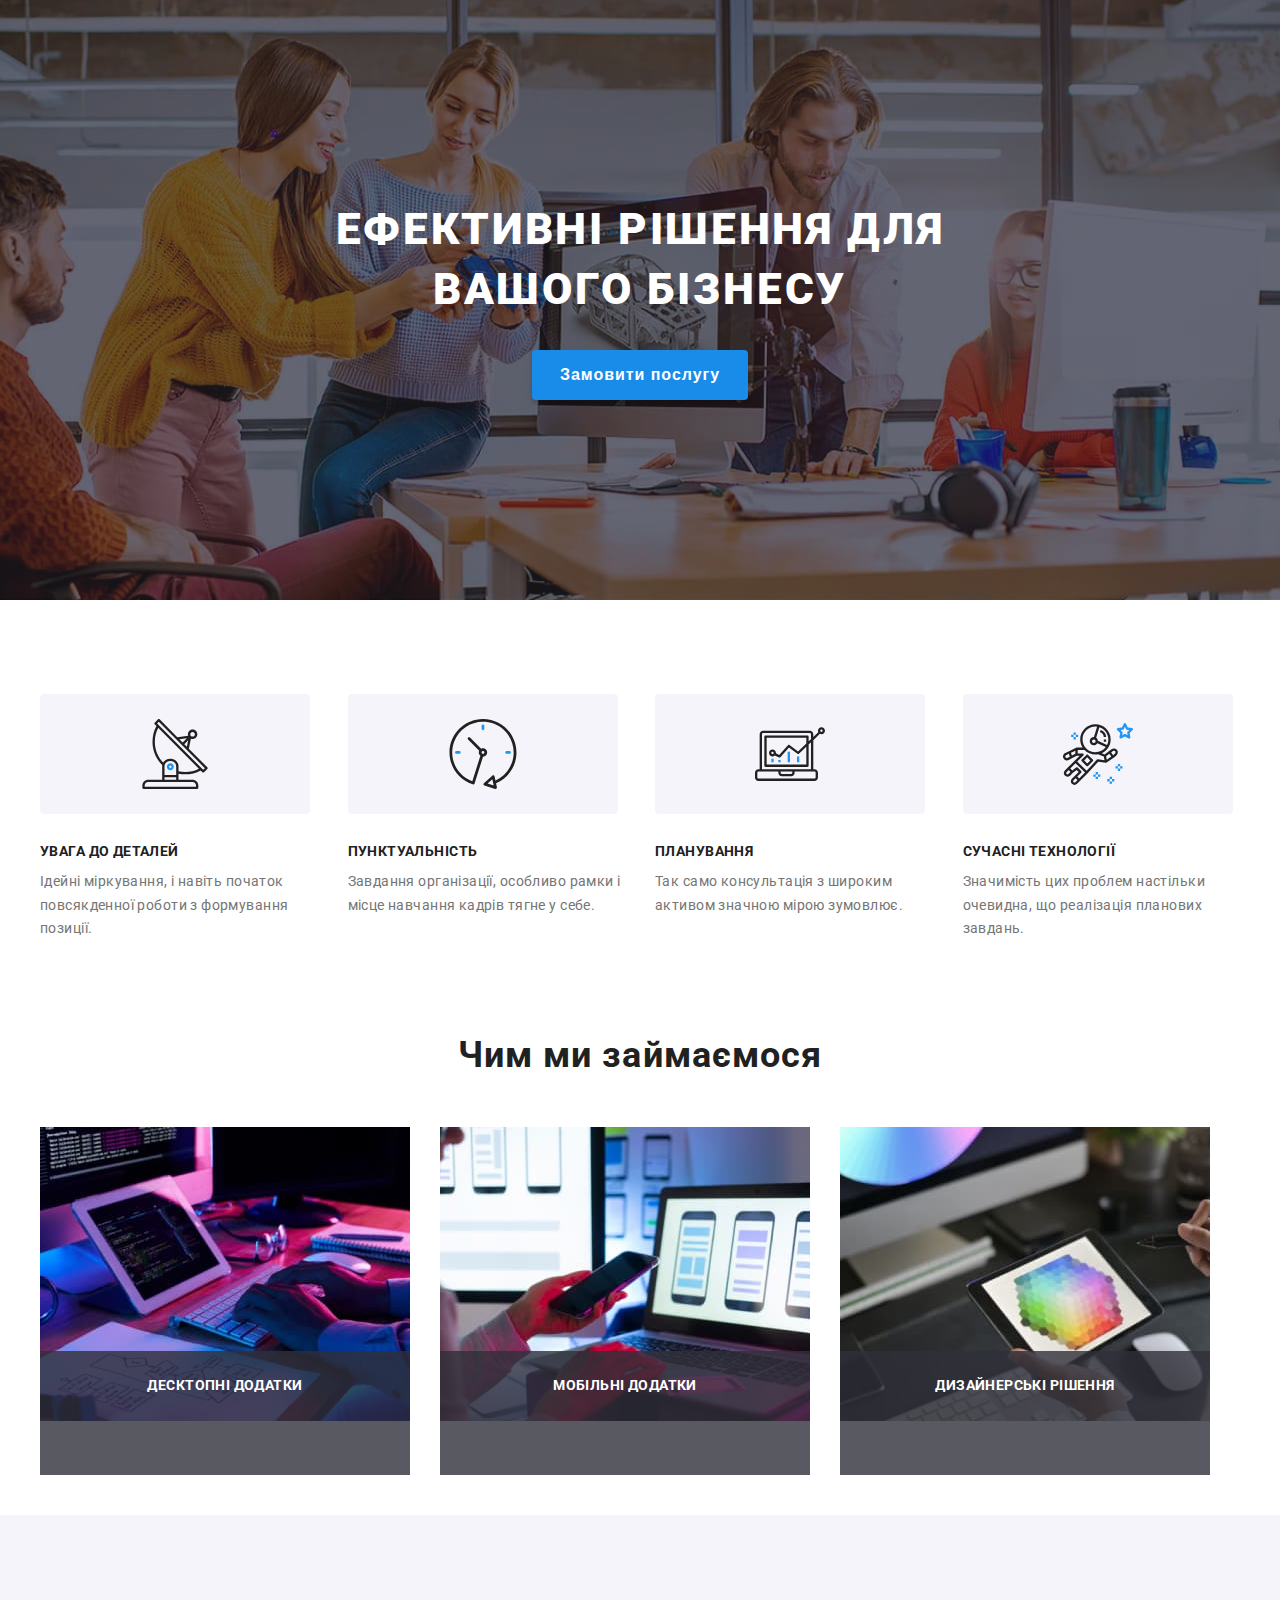
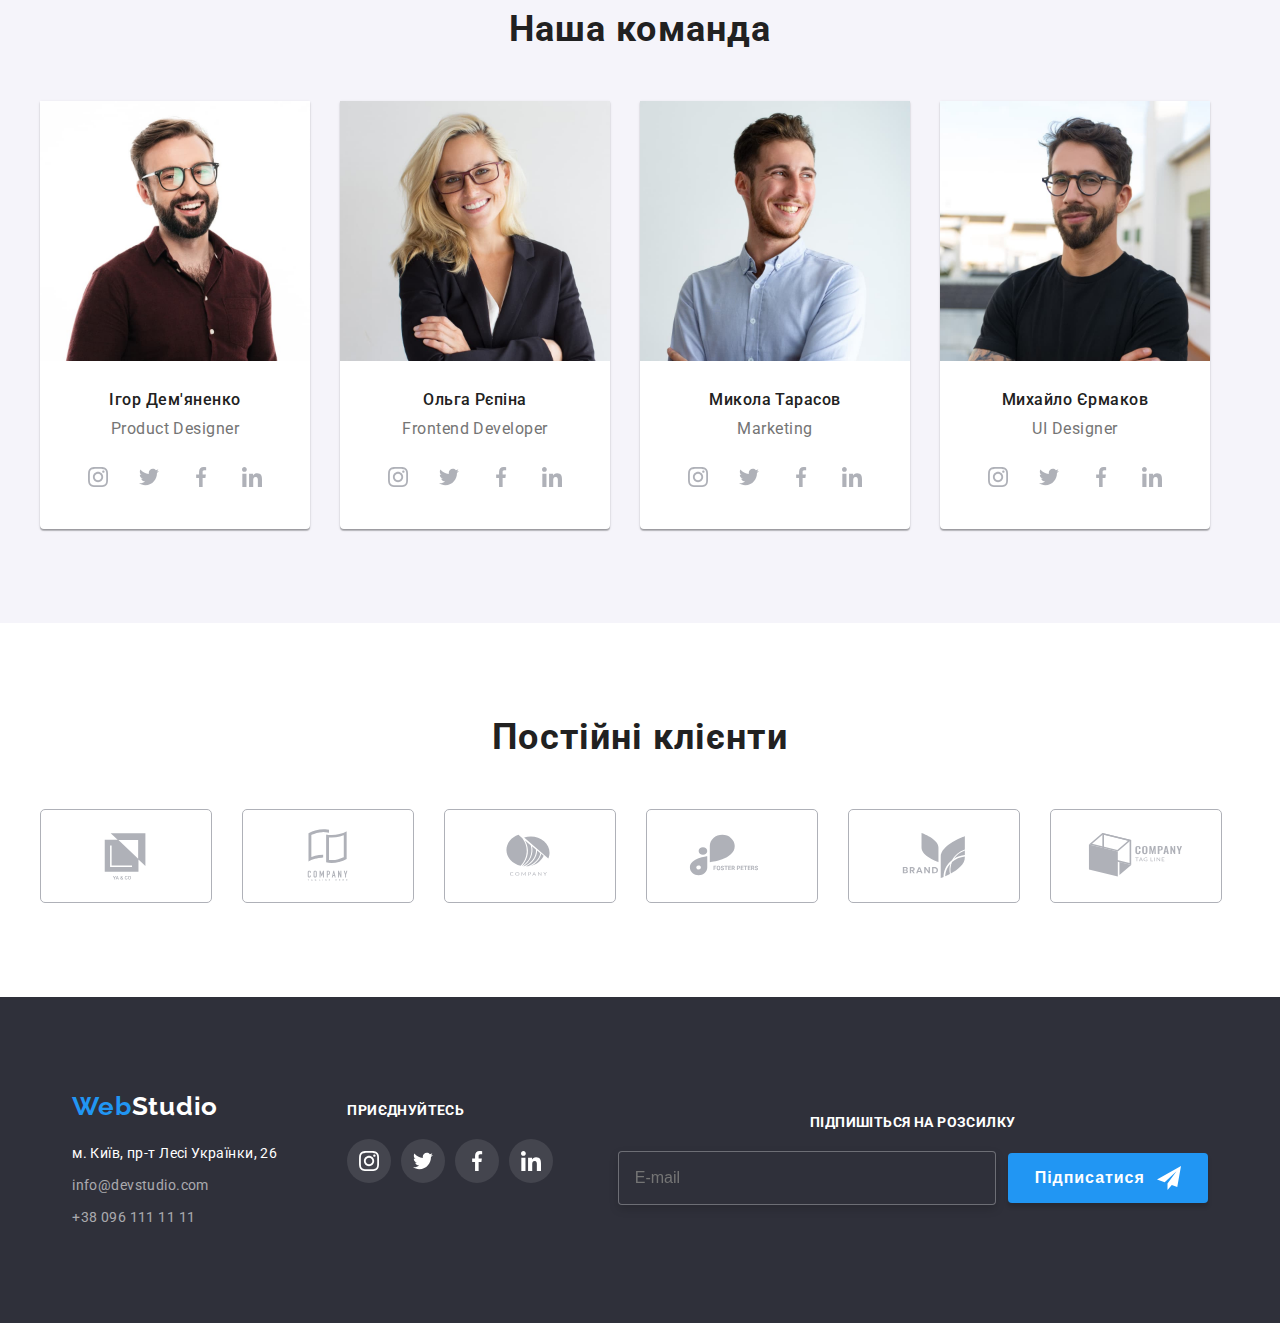
<file: index.html>
<!DOCTYPE html>
<html lang="uk">
<head>
  <meta charset="UTF-8">
  <meta http-equiv="X-UA-Compatible" content="IE=edge">
  <meta name="viewport" content="width=device-width, initial-scale=1.0">
  <title>WebStudio</title>
  <link rel="preconnect" href="https://fonts.googleapis.com">
<link rel="preconnect" href="https://fonts.gstatic.com" crossorigin>
<link href="https://fonts.googleapis.com/css2?family=Raleway:wght@700&family=Roboto:wght@400;500;700;900&display=swap" rel="stylesheet">
<link rel="stylesheet" href="https://cdnjs.cloudflare.com/ajax/libs/modern-normalize/1.1.0/modern-normalize.min.css" integrity="sha512-wpPYUAdjBVSE4KJnH1VR1HeZfpl1ub8YT/NKx4PuQ5NmX2tKuGu6U/JRp5y+Y8XG2tV+wKQpNHVUX03MfMFn9Q==" crossorigin="anonymous" referrerpolicy="no-referrer" >
<link rel="stylesheet" href="./css/main.min.css">
</head>
<body>
  <!-- <header class="header">
    <div class="container header__container">
      <nav class="navigation">
        <a  class="logo navigation__logo" href="./index.html">Web<span class="logo__leters">Studio</span></a>
          <ul class="navigation__header">
            <li class="navigation__list">
              <a href="./index.html" class="navigation__link navigation--name nav--current nav--active">Студія</a>
            </li>
            <li class="navigation__list">
              <a href="./portfolio.html" class="navigation__link navigation--name">Портфоліо</a>
            </li>
            <li class="navigation__list">
              <a href="#" class="navigation__link navigation--name">Контакти</a>
            </li>
          </ul>
      </nav>
        <ul class="communication">
          <li><a class="communication__mail navigation--name"  href="mailto:info@devstudio.com"><svg class="mail--icons" width="16" height="12">
            <use href="./images/symbol-defs.svg#icon-sms"></use>
          </svg>info@devstudio.com</a></li>
          <li><a class="communication__tel navigation--name" href="tel:+380961111111"><svg class="tel--icons" width="10" height="16">
            <use href="./images/symbol-defs.svg#icon-smartphone"></use>
          </svg>+38 096 111 11 11</a></li>
        </ul>
      </div> 
  </header> -->
  <main class="hero-main">
    <section class="hero-sect section">
      <div class="container">
      <h1 class="title-hero">Ефективні рішення для вашого бізнесу</h1>
      <button type="button"  class="hero-button" data-modal-open>Замовити послугу</button>
    </div>
    </section>
    <section class="section">
      <div class="container">
      <h2 class="defunct">Наші особливості</h2>
      <ul class= "features__container">
        <li class="features__list">
          <div class="features__block"><svg class="features__icons" width="70" height="70">
            <use href="./images/symbol-defs.svg#icon-antenna"></use>
          </svg></div>
          <h3 class="features">Увага до деталей</h3>
          <p class="features__paragraph">Ідейні міркування, і навіть початок повсякденної роботи з формування позиції.</p>
        </li>
        <li class="features__list">
          <div class="features__block"><svg class="features__icons" width="70" height="70">
            <use href="./images/symbol-defs.svg#icon-clock"></use>
          </svg></div>
          <h3 class="features">Пунктуальність</h3>
          <p class="features__paragraph">Завдання організації, особливо рамки і місце навчання кадрів тягне у себе.</p>
        </li>
        <li class="features__list">
          <div class="features__block"><svg class="features__icons" width="70" height="70">
            <use href="./images/symbol-defs.svg#icon-diagram"></use>
          </svg></div>
          <h3 class="features">Планування</h3>
          <p class="features__paragraph">Так само консультація з широким активом значною мірою зумовлює.</p>
        </li>
        <li class="features__list">
          <div class="features__block"><svg class="features__icons" width="70" height="70">
            <use href="./images/symbol-defs.svg#icon-astronaut"></use>
          </svg></div>
          <h3 class="features">Сучасні технології</h3>
          <p class="features__paragraph">Значимість цих проблем настільки очевидна, що реалізація планових завдань.</p>
        </li>
      </ul>
      </div>
    </section>
      <section class="work__section">
        <div class="container">
        <h2 class="second-title">Чим ми займаємося</h2>
      <ul class="work__block">
      <li class="work__list">
        <div class="work__container"><img src="images/box1.jpg" alt="ДЕСКТОПНІ ДОДАТКИ" width="370" height="294">
          <p class="work__paragraph">ДЕСКТОПНІ ДОДАТКИ</p></div></li>
      <li class="work__list">
        <div class="work__container"><img src="images/box2.jpg" alt="МОБІЛЬНІ ДОДАТКИ" width="370" height="294">
        <p class="work__paragraph">МОБІЛЬНІ ДОДАТКИ</p></div></li>
      <li class="work__list">
        <div class="work__container"><img src="images/box3.jpg" alt="ДИЗАЙНЕРСЬКІ РІШЕННЯ" width="370" height="294">
        <p class="work__paragraph">ДИЗАЙНЕРСЬКІ РІШЕННЯ</p></div></li>
      </ul>
       </div>
    </section>
      <section class="team section">
    <div class="container">
        <h2 class="second-title">Наша команда</h2>
      <ul class="staff">
        <li class="team-list">
          <img src="images/staff1.jpg" alt="Ігор Дем'яненко" width="270">
          <h3 class="staff-paragraph">Ігор Дем'яненко</h3>
          <p class="staff-profession">Product Designer</p>
          <ul class="icons-first-team">
          <li class="link-icons-team"><a class="icons-team" href="#"><svg class="icons-team-ic" width="20" height="20" >
            <use href="./images/symbol-defs.svg#icon-instagram"></use>
          </svg></a></li>
          <li class="link-icons-team"><a class="icons-team" href="#"><svg class="icons-team-ic" width="20" height="20">
            <use href="./images/symbol-defs.svg#icon-twitter"></use>
          </svg></a></li>
          <li class="link-icons-team"><a class="icons-team" href="#"><svg class="icons-team-ic" width="20" height="20">
            <use href="./images/symbol-defs.svg#icon-facebook"></use>
          </svg></a></li>
          <li class="link-icons-team"><a class="icons-team" href="#"><svg class="icons-team-ic" width="20" height="20">
            <use href="./images/symbol-defs.svg#icon-linkedin"></use>
          </svg></a></li>
         </ul>
        </li>
        <li class="team-list">
          <img src="images/staff2.jpg" alt="Ольга Рєпіна" width="270">
          <h3 class="staff-paragraph">Ольга Рєпіна</h3>
          <p class="staff-profession">Frontend Developer</p>
            <ul class="icons-first-team">
            <li class="link-icons-team"><a class="icons-team" href="#"><svg class="icons-team-ic" width="20" height="20">
              <use href="./images/symbol-defs.svg#icon-instagram"></use>
            </svg></a></li>
            <li class="link-icons-team"><a class="icons-team" href="#"><svg class="icons-team-ic" width="20" height="20">
              <use href="./images/symbol-defs.svg#icon-twitter"></use>
            </svg></a></li>
            <li class="link-icons-team"><a class="icons-team" href="#"><svg class="icons-team-ic" width="20" height="20">
              <use href="./images/symbol-defs.svg#icon-facebook"></use>
            </svg></a></li>
            <li class="link-icons-team"><a class="icons-team" href="#"><svg class="icons-team-ic" width="20" height="20">
              <use href="./images/symbol-defs.svg#icon-linkedin"></use>
            </svg></a></li>
           </ul>
        </li>
        <li class="team-list">
          <img src="images/staff3.jpg" alt="Микола Тарасов" width="270">
          <h3 class="staff-paragraph">Микола Тарасов</h3>
          <p class="staff-profession">Marketing</p>
            <ul class="icons-first-team">
            <li class="link-icons-team"><a class="icons-team" href="#"><svg class="icons-team-ic" width="20" height="20">
              <use href="./images/symbol-defs.svg#icon-instagram"></use>
            </svg></a></li>
            <li class="link-icons-team"><a class="icons-team" href="#"><svg class="icons-team-ic" width="20" height="20">
              <use href="./images/symbol-defs.svg#icon-twitter"></use>
            </svg></a></li>
            <li class="link-icons-team"><a class="icons-team" href="#"><svg class="icons-team-ic" width="20" height="20">
              <use href="./images/symbol-defs.svg#icon-facebook"></use>
            </svg></a></li>
            <li class="link-icons-team"><a class="icons-team" href="#"><svg class="icons-team-ic" width="20" height="20">
              <use href="./images/symbol-defs.svg#icon-linkedin"></use>
            </svg></a></li>
           </ul>
        </li>
        <li class="team-list">
          <img src="images/staff4.jpg" alt="Михайло Єрмаков" width="270">
          <h3 class="staff-paragraph">Михайло Єрмаков</h3>
          <p class="staff-profession">UI Designer</p>
            <ul class="icons-first-team">
            <li class="link-icons-team"><a class="icons-team" href="#"><svg class="icons-team-ic" width="20" height="20">
              <use href="./images/symbol-defs.svg#icon-instagram"></use>
            </svg></a></li>
            <li class="link-icons-team"><a class="icons-team" href="#"><svg class="icons-team-ic" width="20" height="20">
              <use href="./images/symbol-defs.svg#icon-twitter"></use>
            </svg></a></li>
            <li class="link-icons-team"><a class="icons-team" href="#"><svg class="icons-team-ic" width="20" height="20">
              <use href="./images/symbol-defs.svg#icon-facebook"></use>
            </svg></a></li>
            <li class="link-icons-team"><a class="icons-team" href="#"><svg class="icons-team-ic" width="20" height="20">
              <use href="./images/symbol-defs.svg#icon-linkedin"></use>
            </svg></a></li>
           </ul>
        </li>
        </ul>
      </div>
     </section>
     <section  class="section">
      <div class="clients-paragrapf container">
      <h2 class="second-title"> Постійні клієнти</h2>
    <ul class="list-client">
      <li class= "block-clients"><a class="link-clients" href="#"><svg class="icons-clients" width="106" height="60">
        <use href="./images/symbol-defs.svg#icon-Logo1"></use>
      </svg></a>
      </li>
      <li class= "block-clients"><a class="link-clients" href="#"><svg class="icons-clients" width="106" height="60">
        <use href="./images/symbol-defs.svg#icon-Logo2"></use>
      </svg></a>
      </li>
      <li class= "block-clients"><a class="link-clients" href="#"><svg class="icons-clients" width="106" height="60">
        <use href="./images/symbol-defs.svg#icon-Logo3"></use>
      </svg></a>
      </li>
      <li class= "block-clients"><a class="link-clients" href="#"><svg class="icons-clients" width="106" height="60">
        <use href="./images/symbol-defs.svg#icon-Logo4"></use>
      </svg></a>
      </li>
      <li class= "block-clients"><a class="link-clients" href="#"><svg class="icons-clients" width="106" height="60">
        <use href="./images/symbol-defs.svg#icon-Logo5"></use>
      </svg></a>
      </li>
      <li class= "block-clients"><a class="link-clients" href="#"><svg class="icons-clients" width="106" height="60">
        <use href="./images/symbol-defs.svg#icon-Logo6"></use>
      </svg></a>
      </li>
    </ul>
  </div>
     </section>
  </main>


  <footer class="basement-hero">
    <section class="section">
    <div class="container footer-first-block">
    <div class="tablet-block">
      <div class="tablet-block-second">
    <div class="footer-box">
      <a class="logo log-foot" href="./index.html">Web<span class="two-logo-letters">Studio</span></a>
      </div>
      <address class="nav-address">
    <ul class="basement">
    <li class="foot-list"><a href="https://goo.gl/maps/CPtrU1FHBa2aNyZL9" class="map navigation--name" target="_blank" rel="noopener noreferrer nofollow">м. Київ, пр-т Лесі Українки, 26</a></li>
    <li class="foot-list"><a href="mailto:info@devstudio.com" class="mail-tell-foot navigation--name">info@devstudio.com</a></li>
    <li class="foot-list"><a href="tel:+380961111111" class="mail-tell-foot navigation--name">+38 096 111 11 11</a></li>
    </ul>
      </address>
    </div>
      <div class="footer-second">
        <p class="paragrapf-footer">приєднуйтесь</p>
        <ul class="icons-first-footer">
          <li class="link-icons-footer"><a class="icons-footer" href="#"><svg class="icons-footer-ic" width="20" height="20">
            <use href="./images/symbol-defs.svg#icon-instagram"></use></svg></a></li>
          <li class="link-icons-footer"><a class="icons-footer" href="#"><svg class="icons-footer-ic" width="20" height="20">
            <use href="./images/symbol-defs.svg#icon-twitter"></use></svg></a></li>
          <li class="link-icons-footer"><a class="icons-footer" href="#"><svg class="icons-footer-ic" width="20" height="20">
            <use href="./images/symbol-defs.svg#icon-facebook"></use></svg></a></li>
          <li class="link-icons-footer"><a class="icons-footer" href="#"><svg class="icons-footer-ic" width="20" height="20">
            <use href="./images/symbol-defs.svg#icon-linkedin"></use></svg></a></li>
         </ul>
        </div>
         </div>
         <div class="maling-list">
          <p class="paragrapf-maling">підпишіться на розсилку</p>
          <form class="button-form">
          <input class="maling-footer" type="email" name="E-mail" placeholder="E-mail"/>
          <button type="submit" class="button-maling">Підписатися<svg class="maling-icons" width="24" height="24"><use href="./images/symbol-defs.svg#icon-icon-send"></use></svg></button>
        </form>
        </div>
         </div>
         </section>
  </footer>


  <div class="backdrop is-hidden" data-modal>
  <div class="modal">
    <form>
      <div class="block-modal">
<label class="modal-label">Залиште свої дані, ми вам передзвонимо</label>
<label class="data-column">
  Ім'я
<input class="data-input" type="text" name="username"/>
<svg class="icons-modal" width="18" height="18">
  <use href="./images/symbol-defs.svg#icon-person-black-18dp-1"></use></svg>
</label>
<label class="data-column">
  Телефон
  <input class="data-input"  type="tel" name="phone_number"/>
  <svg class="icons-modal" width="18" height="18">
    <use href="./images/symbol-defs.svg#icon-phone-black-18dp-1"></use></svg>
</label>
<label class="data-column">
  Пошта
  <input class="data-input" type="email" name="email"/>
  <svg class="icons-modal" width="18" height="18">
    <use href="./images/symbol-defs.svg#icon-email-black-18dp-1"></use></svg>
</label>
<label class="data-column">
  Коментар
  <textarea class="coment-modal" name="coment" placeholder="Введіть текст"></textarea>
</label>
<label class="checkbox">
  <input class="input-check" type="checkbox" name="checkbox"/>
  Погоджуюся з розсилкою та приймаю<a class="link-checkbox" href="#">Умови договору</a>
</label>
<div class="btn-enter">
<button type="submit" class="but-end">Відправити</button>
</div>
</div>
    </form>
    <button type="button" class="modal-button" data-modal-close><svg class="btn-modal" width="18" height="18">
      <use href="./images/symbol-defs.svg#icon-close-black-18dp-2-1">
    </use></svg>
    </button>
  </div>
  </div>
  <script src="./js/modal.js"></script>
</body>
</html>
</file>
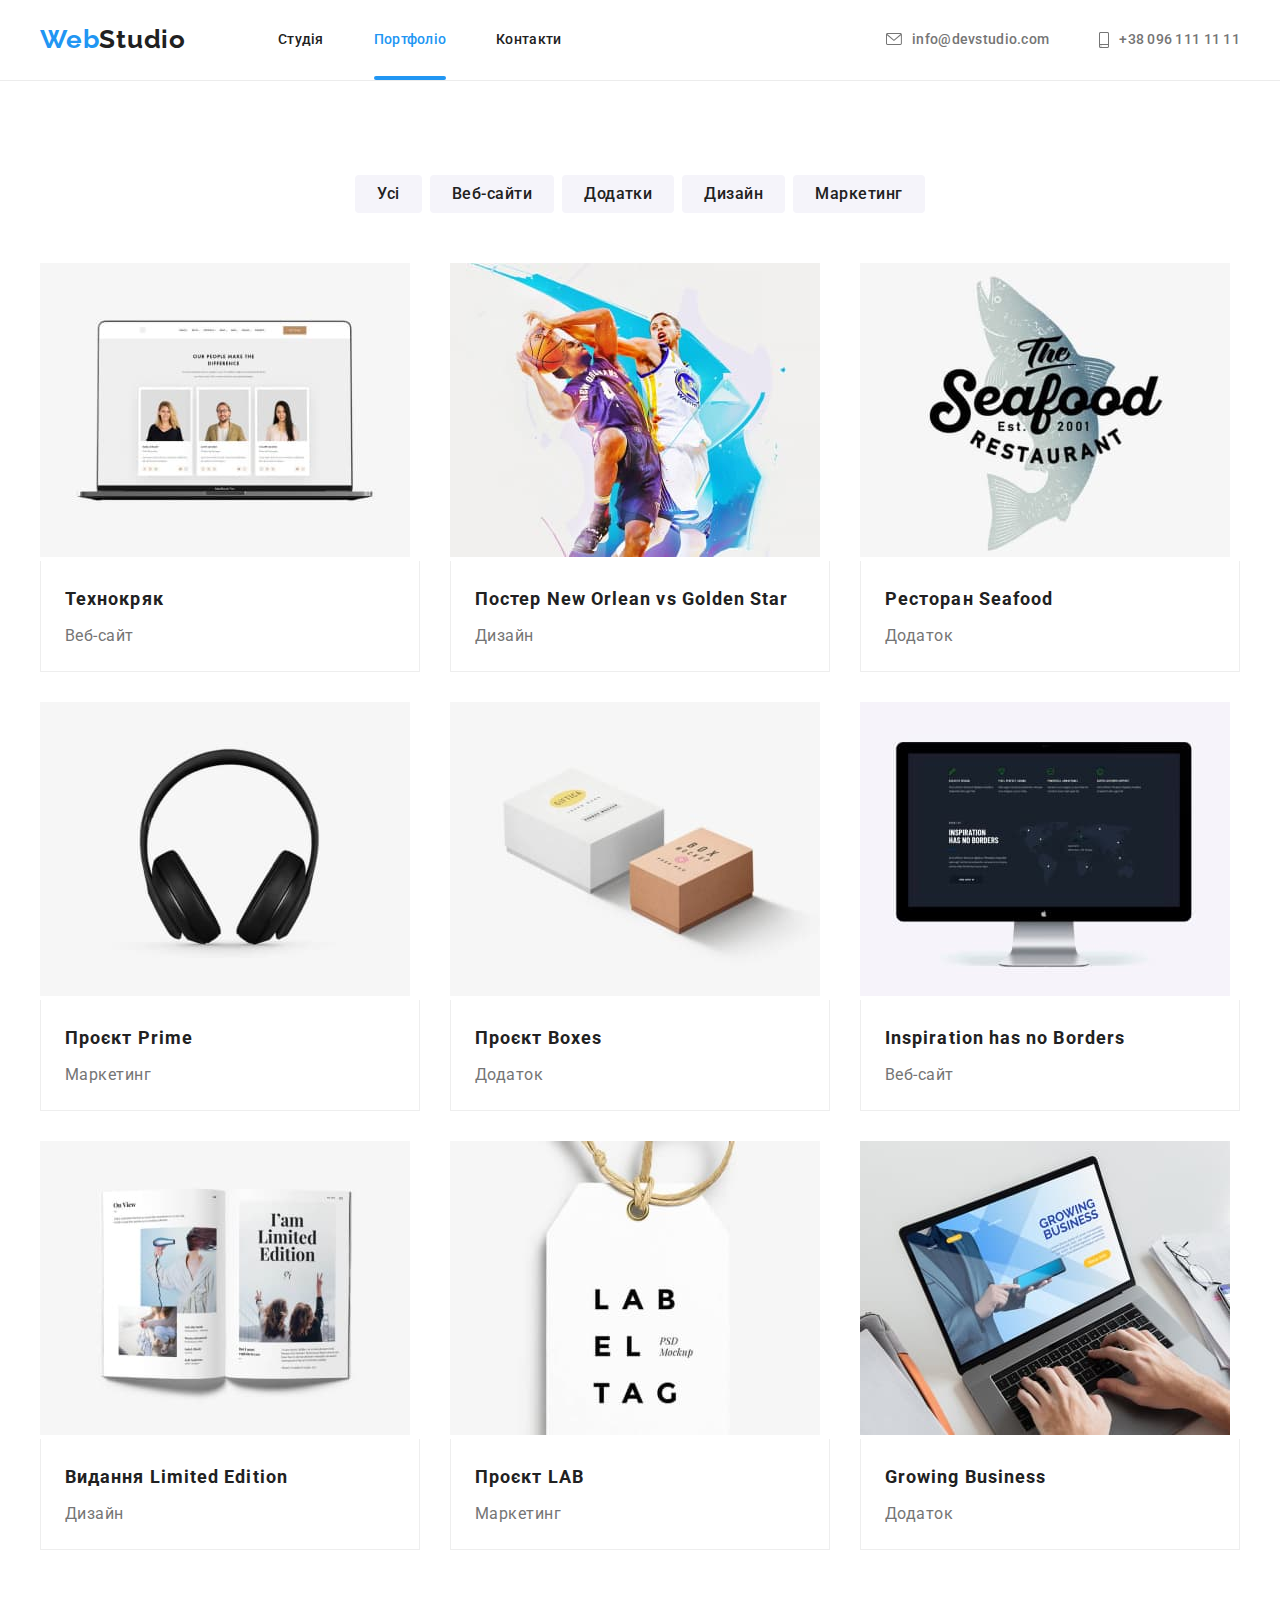
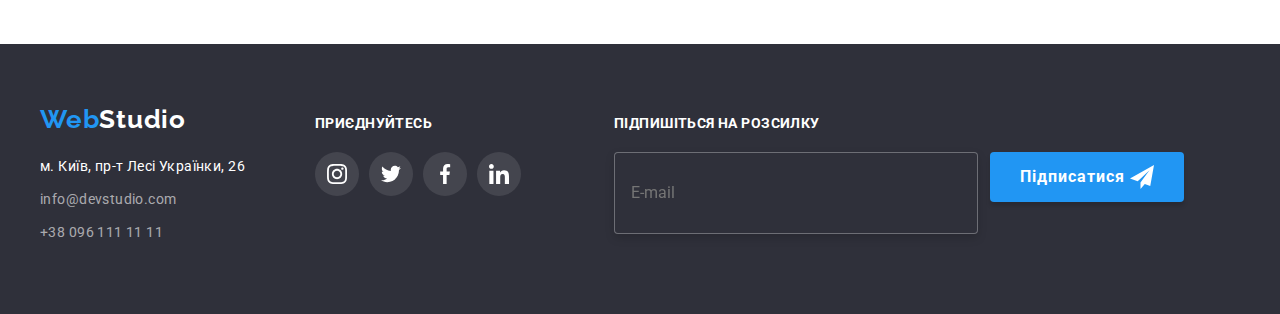
<file: portfolio.html>
<!DOCTYPE html>
<html lang="uk">
<head>
    <meta charset="UTF-8">
    <meta http-equiv="X-UA-Compatible" content="IE=edge">
    <meta name="viewport" content="width=device-width, initial-scale=1.0">
    <title>Portfolio</title>
    
    <link rel="preconnect" href="https://fonts.googleapis.com">
  <link rel="preconnect" href="https://fonts.gstatic.com" crossorigin>
  <link href="https://fonts.googleapis.com/css2?family=Raleway:wght@700&family=Roboto:wght@400;500;700;900&display=swap" rel="stylesheet">
  <link rel="stylesheet" href="https://cdnjs.cloudflare.com/ajax/libs/modern-normalize/1.1.0/modern-normalize.min.css" integrity="sha512-wpPYUAdjBVSE4KJnH1VR1HeZfpl1ub8YT/NKx4PuQ5NmX2tKuGu6U/JRp5y+Y8XG2tV+wKQpNHVUX03MfMFn9Q==" crossorigin="anonymous" referrerpolicy="no-referrer">
  <link rel="stylesheet" href="./css/portfolio.min.css">
</head>
<body>
  <header class="head-web">
    <div class="container header-box">
      <nav class="nav-first">
        <a  class="logo first-logo" href="./index.html">Web<span class="logo-leters">Studio</span></a>
          <ul class="navigation-mark">
            <li class="navigation-list">
              <a href="./index.html" class="navigation line">Студія</a>
            </li>
            <li class="navigation-list">
              <a href="./portfolio.html" class="navigation line current active">Портфоліо</a>
            </li>
            <li class="navigation-list">
              <a href="#" class="navigation line">Контакти</a>
            </li>
          </ul>
      </nav>
        <ul class="contacts">
          <li><a class="mail line"  href="mailto:info@devstudio.com"><svg class="mail-icons" width="16" height="12">
            <use href="./images/symbol-defs.svg#icon-sms"></use>
          </svg>info@devstudio.com</a></li>
          <li><a class="tel line" href="tel:+380961111111"><svg class="tel-icons" width="10" height="16">
            <use href="./images/symbol-defs.svg#icon-smartphone"></use>
          </svg>+38 096 111 11 11</a></li>
        </ul>
      </div> 
  </header>
<main class="hero">
<section class="hero-sect">
  <div class="container">
<!--<h1>Заголовок</h1>-->

<ul class="list-button">
<li class="everyone-button"><button type="button" class="button-hero">Усі</button></li>
<li class="everyone-button"><button type="button" class="button-hero">Веб-сайти</button></li>
<li class="everyone-button"><button type="button" class="button-hero">Додатки</button></li>
<li class="everyone-button"><button type="button" class="button-hero">Дизайн</button></li>
<li class="everyone-button"><button type="button" class="button-hero">Маркетинг</button></li>
</ul>
<ul class="hero-link">
    <li class="link-text">
      <a class="link-cards-port" href="#"><div class="thumb"><img class="image-link" src="./images.portfolio/img.jpg" alt="Веб-сайт" width="370">
        <p class="paragrapf-thumb">Ресурс пропонує комплексні пропозиції з різним рівнем функціоналу та сервісів. Все це дозволить відвідувачу отримати вичерпні відомості про компанію чи приватну особу.</p></div>
       <div class="border-page"> 
      <h2 class="hero-title">Технокряк</h2>
        <p class="paragraph-hero">Веб-сайт</p>
      </div></a>
    </li>
    <li class="link-text">
      <a class="link-cards-port" href="#"><div class="thumb"><img class="image-link" src="./images.portfolio/img1.jpg" alt="Дизайн" width="370">
        <p class="paragrapf-thumb">Ресурс пропонує комплексні пропозиції з різним рівнем функціоналу та сервісів. Все це дозволить відвідувачу отримати вичерпні відомості про компанію чи приватну особу.</p></div>
       <div class="border-page"> 
      <h2 class="hero-title">Постер New Orlean vs Golden Star</h2>
        <p class="paragraph-hero">Дизайн</p>
      </div></a>
    </li>
    <li class="link-text">
      <a class="link-cards-port" href="#"><div class="thumb"><img class="image-link" src="./images.portfolio/img3.jpg" alt="Додаток" width="370">
        <p class="paragrapf-thumb">Ресурс пропонує комплексні пропозиції з різним рівнем функціоналу та сервісів. Все це дозволить відвідувачу отримати вичерпні відомості про компанію чи приватну особу.</p></div>
       <div class="border-page"> 
      <h2 class="hero-title">Ресторан Seafood</h2>
        <p class="paragraph-hero">Додаток</p>
      </div></a>
    </li>
    <li class="link-text">
      <a class="link-cards-port" href="#"><div class="thumb"><img class="image-link" src="./images.portfolio/img4.jpg" alt="Навушники" width="370">
        <p class="paragrapf-thumb">Ресурс пропонує комплексні пропозиції з різним рівнем функціоналу та сервісів. Все це дозволить відвідувачу отримати вичерпні відомості про компанію чи приватну особу.</p></div>
       <div class="border-page"> 
      <h2 class="hero-title">Проєкт Prime</h2>
        <p class="paragraph-hero">Маркетинг</p>
      </div></a>
    </li>
    <li class="link-text">
      <a class="link-cards-port" href="#"><div class="thumb"><img class="image-link" src="./images.portfolio/img5.jpg" alt="Додаток" width="370">
        <p class="paragrapf-thumb">Ресурс пропонує комплексні пропозиції з різним рівнем функціоналу та сервісів. Все це дозволить відвідувачу отримати вичерпні відомості про компанію чи приватну особу.</p></div>
       <div class="border-page">
      <h2 class="hero-title">Проєкт Boxes</h2>
        <p class="paragraph-hero">Додаток</p>
      </div></a>
    </li>
    <li class="link-text">
      <a class="link-cards-port" href="#"><div class="thumb"><img class="image-link" src="./images.portfolio/img6.jpg" alt="Веб-сайт" width="370">
        <p class="paragrapf-thumb">Ресурс пропонує комплексні пропозиції з різним рівнем функціоналу та сервісів. Все це дозволить відвідувачу отримати вичерпні відомості про компанію чи приватну особу.</p></div>
       <div class="border-page"> 
      <h2 class="hero-title">Inspiration has no Borders</h2>
        <p class="paragraph-hero">Веб-сайт</p>
      </div></a>
    </li>
    <li class="link-text">
      <a class="link-cards-port" href="#"><div class="thumb"><img class="image-link" src="./images.portfolio/img7.jpg" alt="Дизайн" width="370">
        <p class="paragrapf-thumb">Ресурс пропонує комплексні пропозиції з різним рівнем функціоналу та сервісів. Все це дозволить відвідувачу отримати вичерпні відомості про компанію чи приватну особу.</p></div>
       <div class="border-page"> 
      <h2 class="hero-title">Видання Limited Edition</h2>
        <p class="paragraph-hero">Дизайн</p>
      </div></a>
    </li>
    <li class="link-text">
      <a class="link-cards-port" href="#"><div class="thumb"><img class="image-link" src="./images.portfolio/img8.jpg" alt="Бірка" width="370">
        <p class="paragrapf-thumb">Ресурс пропонує комплексні пропозиції з різним рівнем функціоналу та сервісів. Все це дозволить відвідувачу отримати вичерпні відомості про компанію чи приватну особу.</p></div>
       <div class="border-page">
      <h2 class="hero-title">Проєкт LAB</h2>
        <p class="paragraph-hero">Маркетинг</p>
      </div></a>
    </li>
    <li class="link-text">
      <a class="link-cards-port" href="#"><div class="thumb"><img class="image-link" src="./images.portfolio/img9.jpg" alt="Додаток" width="370">
        <p class="paragrapf-thumb">Ресурс пропонує комплексні пропозиції з різним рівнем функціоналу та сервісів. Все це дозволить відвідувачу отримати вичерпні відомості про компанію чи приватну особу.</p></div>
       <div class="border-page"> 
      <h2 class="hero-title">Growing Business</h2>
        <p class="paragraph-hero">Додаток</p>
      </div></a>
    </li>
</ul>
</div>
</section>
</main>
<footer class="basement-hero">
  <div class="container footer-first-block">
  <div class="footer-box">
    <a class="logo log-foot" href="./index.html">Web<span class="two-logo-letters">Studio</span></a>
    <address class="nav-address">
  <ul class="basement">
  <li class="foot-list"><a href="https://goo.gl/maps/CPtrU1FHBa2aNyZL9" class="map line" target="_blank" rel="noopener noreferrer nofollow">м. Київ, пр-т Лесі Українки, 26</a></li>
  <li class="foot-list"><a href="mailto:info@devstudio.com" class="mail-tell-foot line">info@devstudio.com</a></li>
  <li class="foot-list"><a href="tel:+380961111111" class="mail-tell-foot line">+38 096 111 11 11</a></li>
  </ul>
    </address>
    </div>
    <div class="footer-second">
      <p class="paragrapf-footer">приєднуйтесь</p>
      <ul class="icons-first-footer">
        <li class="link-icons-footer"><a class="icons-footer" href="#"><svg class="icons-footer-ic" width="20" height="20">
          <use href="./images/symbol-defs.svg#icon-instagram"></use></svg></a></li>
        <li class="link-icons-footer"><a class="icons-footer" href="#"><svg class="icons-footer-ic" width="20" height="20">
          <use href="./images/symbol-defs.svg#icon-twitter"></use></svg></a></li>
        <li class="link-icons-footer"><a class="icons-footer" href="#"><svg class="icons-footer-ic" width="20" height="20">
          <use href="./images/symbol-defs.svg#icon-facebook"></use></svg></a></li>
        <li class="link-icons-footer"><a class="icons-footer" href="#"><svg class="icons-footer-ic" width="20" height="20">
          <use href="./images/symbol-defs.svg#icon-linkedin"></use></svg></a></li>
       </ul>
       </div>
       <div class="maling-list">
        <p class="paragrapf-maling">підпишіться на розсилку</p>
        <form class="button-form">
          <input class="maling-footer" type="email" name="E-mail" placeholder="E-mail"/>
          <button type="submit" class="button-maling">Підписатися<svg class="maling-icons" width="24" height="24"><use href="./images/symbol-defs.svg#icon-icon-send"></use></svg></button>
        </form>
      </div>
       </div>
</footer>
</body>
</html>
</file>
<file: css/main.min.css>
html,body,div,span,applet,object,iframe,h1,h2,h3,h4,h5,h6,p,blockquote,pre,a,abbr,acronym,address,big,cite,code,del,dfn,em,font,img,ins,kbd,q,s,samp,small,strike,strong,sub,sup,tt,var,dl,dt,dd,ol,ul,li,fieldset,form,label,legend,table,caption,tbody,tfoot,thead,tr,th,td{margin:0;padding:0;border:0;outline:0;text-decoration:none}body{color:var(--basic-color);font-family:"Roboto",sans-serif}button:hover{background:var(--another-color)}button:focus{background:var(--another-color)}.second-title{font-weight:700;font-size:36px;line-height:1.16;letter-spacing:.03em;text-align:center;margin-bottom:50px}@media screen and (max-width: 1199px){.second-title{font-size:28px;line-height:1.17;margin-bottom:30px}}img{display:block;max-width:100%;height:auto;width:100%}:root{--basic-color: #212121;--sac-basic-color: #ffffff;--another-color:#2196f3;--subtitle-color:#757575;--back-color: #2f303a;--uknown-color: #ffffff99;--back-batt-color: #188CE8;--back-section-color: #F5F4FA;--border-header-color: #ECECEC;--icons-color:#AFB1B8}.but-end,.modal-button,.backdrop,.icons-footer,.map,.mail-tell-foot,.icons-clients,.link-clients,.icons-team,.icons-team-ic,.communication__mail,.communication__tel,.navigation__link,.hero-button{transition-duration:250ms;transition-timing-function:cubic-bezier(0.4, 0, 0.2, 1)}.btn-enter,.checkbox,.modal-button,.icons-footer,.icons-first-footer,.link-clients,.icons-team,.features__block,.communication,.header__container,.communication__mail,.communication__tel,.navigation{display:flex;align-items:center}.hero-button{background-color:var(--back-batt-color);font-weight:700;font-size:16px;line-height:1.87;letter-spacing:.06em;cursor:pointer;color:var(--sac-basic-color);box-shadow:0px 4px 4px rgba(0,0,0,.15);border-radius:4px;border:none;min-width:216px;height:50px;text-align:center;display:inline-block;position:relative;transition-property:background-color}.button-maling{min-width:200px;height:50px;background-color:var(--another-color);font-weight:700;font-size:16px;line-height:1.87;letter-spacing:.06em;color:var(--sac-basic-color);box-shadow:0px 4px 4px rgba(0,0,0,.15);border-radius:4px;border:0;cursor:pointer;display:flex;align-items:center;justify-content:center;margin:0 auto}@media screen and (min-width: 1200px){.button-maling{margin-left:12px}}.container{width:100%;padding-left:15px;padding-right:15px;margin:0 auto}@media screen and (min-width: 480px){.container{width:480px}}@media screen and (min-width: 768px){.container{width:768px}}@media screen and (min-width: 1200px){.container{width:1200px}}@media screen and (max-width: 1199px){.section{padding-top:60px;padding-bottom:60px}}@media screen and (min-width: 1200px){.section{padding-top:94px;padding-bottom:94px}}.logo{width:145px;height:31px;font-family:"Raleway";font-style:normal;font-weight:700;font-size:26px;line-height:1.19;letter-spacing:.03em;color:var(--another-color);text-decoration:none}.navigation__link{transition-property:color;position:relative}.nav--current::after{width:100%;display:block;position:absolute;left:0;bottom:-33px;height:4px;border-radius:2px;content:"";background:var(--another-color)}.navigation--name{text-decoration:none;color:var(--basic-color);font-size:14px;line-height:1.14px;letter-spacing:.02em}.navigation--name:hover,.navigation--name:focus{color:var(--another-color)}.navigation__logo{margin-right:93px}.logo__leters{color:var(--basic-color)}.nav--active{color:var(--another-color)}.mail--icons,.tel--icons{margin-right:10px;fill:currentColor}.header{padding-top:24px;padding-bottom:25px;border:1px solid var(--border-header-colo)}.navigation{font-weight:500;font-size:14px;line-height:1.14;letter-spacing:.02em;color:var(--basic-color);position:relative}.communication__tel{font-weight:500;font-size:14px;line-height:1.14;letter-spacing:.02em;color:var(--subtitle-color);cursor:pointer;transition-property:color}.communication__mail{font-weight:500;font-size:14px;line-height:1.14;letter-spacing:.02em;color:var(--subtitle-color);cursor:pointer;transition-property:color}.navigation__header{list-style:none;display:flex;gap:50px}.communication{justify-items:space-between;gap:50px;margin-left:auto;list-style:none}.hero-sect{width:100%;margin:0 auto;background-color:var(--back-color);color:var(--sac-basic-color);padding-bottom:118px;padding-top:118px;display:flex;text-align:center;background-image:linear-gradient(rgba(47, 48, 58, 0.4), rgba(47, 48, 58, 0.4)),url(../images/Hero-bg.jpg);background-repeat:no-repeat;background-position:center;background-size:cover}@media screen and (min-width: 1200px){.hero-sect{padding-bottom:200px;padding-top:200px;max-width:1600px}}.title-hero{font-weight:900;font-size:26px;line-height:1.61;text-align:center;letter-spacing:.06em;text-transform:uppercase;color:var(--sac-basic-color);margin-bottom:30px;text-transform:uppercase;max-width:360px;margin-left:auto;margin-right:auto}@media screen and (min-width: 1200px){.title-hero{font-size:44px;line-height:1.36;max-width:696px}}.features__container{display:flex;flex-wrap:wrap;gap:30px;list-style:none;width:100%}.features{font-weight:700;font-size:14px;line-height:1.14;letter-spacing:.03em;text-transform:uppercase;margin-bottom:10px}@media screen and (max-width: 767px){.features{text-align:center}}.features__paragraph{font-weight:400;font-size:14px;line-height:1.71;letter-spacing:.03em;color:var(--subtitle-color)}.features__list{width:100%}@media screen and (min-width: 768px){.features__list{width:calc((100% - 30px)/2)}}@media screen and (min-width: 1200px){.features__list{width:calc((100% - 90px)/4)}}.features__block{justify-content:center;width:100%;height:120px;border-radius:4px;background-color:var(--back-section-color);margin-bottom:30px}@media screen and (min-width: 768px){.features__block{width:354px;height:120px}}@media screen and (min-width: 1200px){.features__block{width:270px;height:120px}}.defunct{position:absolute;white-space:nowrap;width:1px;height:1px;overflow:hidden;border:0;padding:0;clip:rect(0 0 0 0);-webkit-clip-path:inset(50%);clip-path:inset(50%);margin:-1px}.work__container{position:relative;display:flex;justify-content:center;margin:0 auto}.work__paragraph{font-family:"Roboto",sans-serif;font-weight:700;font-size:14px;line-height:1.14;text-align:center;letter-spacing:.03em;color:var(--sac-basic-color);padding-top:27px;padding-bottom:27px;margin:0}.work__container>.work__paragraph{position:absolute;top:224px;bottom:0;right:auto;left:auto;background:rgba(47,48,58,.8);width:370px;height:70px}.work__section{padding-bottom:94px}@media screen and (max-width: 1200px){.work__section{position:absolute;white-space:nowrap;width:1px;height:1px;overflow:hidden;border:0;padding:0;clip:rect(0 0 0 0);-webkit-clip-path:inset(50%);clip-path:inset(50%);margin:-1px}}.work__block{display:flex;gap:30px;list-style:none}.icons-first-team{display:flex;justify-content:space-around;padding:16px 122px 24px;flex-basis:calc((100% - 30px)/4);list-style:none}@media screen and (min-width: 768px){.icons-first-team{padding:16px 74px 24px}}@media screen and (min-width: 1200px){.icons-first-team{padding:16px 32px 30px}}.icons-team-ic{fill:var(--icons-color);transition-property:fill}.icons-team:hover .icons-team-ic,.icons-team:focus .icons-team-ic{fill:var(--sac-basic-color)}.icons-team{width:44px;height:44px;border-radius:50%;gap:10px;justify-content:center;transition-property:background-color}.icons-team:hover{background-color:var(--another-color)}.icons-team:focus{background-color:var(--another-color)}.staff{display:flex;flex-wrap:wrap;gap:30px;list-style:none}.staff-paragraph{font-weight:500;font-size:16px;line-height:1.18;letter-spacing:.03em;text-align:center;margin-top:30px;margin-bottom:10px}.staff-profession{font-weight:400;font-size:16px;line-height:1.18;letter-spacing:.03em;color:var(--subtitle-color);text-align:center}.team{background-color:var(--back-section-color)}.team-list{background-color:var(--sac-basic-color);box-shadow:0px 1px 3px rgba(0,0,0,.12),0px 1px 1px rgba(0,0,0,.14),0px 2px 1px rgba(0,0,0,.2);border-radius:0px 0px 4px 4px;width:100%}@media screen and (min-width: 480px){.team-list{width:450px;height:622px}}@media screen and (min-width: 768px){.team-list{width:354px;height:536px}}@media screen and (min-width: 1200px){.team-list{width:270px;height:428px}}.link-clients{width:210px;height:92px;border:1px solid var(--icons-color);border-radius:5px;justify-content:center;transition-property:border-color}.link-clients:hover,.link-clients:focus{border-color:var(--another-color)}@media screen and (min-width: 768px){.link-clients{width:226px}}@media screen and (min-width: 1200px){.link-clients{width:170px}}.list-client{display:flex;flex-wrap:wrap;list-style:none;gap:30px}@media screen and (max-width: 479px){.list-client{justify-content:center}}.icons-clients{fill:var(--icons-color);transition-property:fill}.link-clients:hover .icons-clients,.link-clients:focus .icons-clients{fill:var(--another-color)}@media screen and (min-width: 1200px){.footer-first-block{display:flex;align-items:center;justify-content:space-around}}.foot-list:not(:last-child){margin-bottom:8px}.footer-box{margin-bottom:20px;display:flex;justify-content:center}@media screen and (min-width: 1200px){.footer-box{justify-content:flex-start}}.basement-hero{background-color:var(--back-color)}.mail-tell-foot{font-weight:400;font-size:14px;line-height:1.71;letter-spacing:.03em;color:var(--uknown-color);text-decoration:none;font-style:normal;transition-property:color;cursor:pointer}.map{font-weight:400;font-size:14px;line-height:1.71;letter-spacing:.03em;color:var(--sac-basic-color);text-decoration:none;font-style:normal;transition-property:color;cursor:pointer}.basement{list-style:none;margin-bottom:60px;text-align:center}@media screen and (min-width: 1200px){.basement{text-align:start;margin-bottom:0}}.two-logo-letters{color:var(--sac-basic-color)}.paragrapf-footer{font-weight:700;font-size:14px;line-height:1.14;letter-spacing:.03em;color:var(--sac-basic-color);margin-bottom:20px;text-transform:uppercase}.footer-second{text-align:center}@media screen and (min-width: 1200px){.footer-second{text-align:start;margin-left:70px}}.icons-first-footer{justify-content:center;gap:10px;list-style:none;margin-bottom:60px}@media screen and (min-width: 1200px){.icons-first-footer{margin:0}}.icons-footer{width:44px;height:44px;background-color:rgba(255,255,255,.1);border-radius:50%;justify-content:center;transition-property:background-color}.icons-footer:hover,.icons-footer:focus{background-color:var(--another-color)}.icons-footer-ic{fill:var(--sac-basic-color)}@media screen and (min-width: 768px){.tablet-block{display:flex;justify-content:space-around}}@media screen and (min-width: 1200px){.tablet-block{display:flex;align-items:baseline}}.paragrapf-maling{font-weight:700;font-size:14px;line-height:1.14;letter-spacing:.03em;text-transform:uppercase;color:var(--sac-basic-color);margin-bottom:20px;text-transform:uppercase}.maling-list{text-align:center}.maling-footer{font-weight:400;font-size:16px;line-height:1.25;color:rgba(255,255,255,.6);background-color:var(--back-color);border:1px solid rgba(255,255,255,.3);filter:drop-shadow(0px 4px 4px rgba(0, 0, 0, 0.15));border-radius:4px;width:100%;height:50px;outline:none;margin-bottom:20px;padding-left:16px}@media screen and (min-width: 480px){.maling-footer{width:450px}}@media screen and (min-width: 1200px){.maling-footer{width:358px;margin-bottom:0}}.button-form{display:block}@media screen and (min-width: 1200px){.button-form{display:flex;align-items:center;margin-bottom:0}}.maling-icons{fill:var(--sac-basic-color);margin-left:12px}.backdrop{position:fixed;top:0;width:100%;height:100%;background-color:rgba(0,0,0,.2);transition-property:all}.modal{width:528px;height:581px;background-color:var(--sac-basic-color);position:absolute;top:50%;left:50%;transform:translate(-50%, -50%);box-shadow:0px 1px 3px rgba(0,0,0,.12),0px 1px 1px rgba(0,0,0,.14),0px 2px 1px rgba(0,0,0,.2);border-radius:4px}.modal-button{width:30px;height:30px;border-radius:50%;border:1px solid rgba(0,0,0,.1);position:absolute;top:8px;right:8px;justify-content:center;cursor:pointer;background-color:var(--sac-basic-color);padding:0}.modal-button:hover,.modal-button:focus{background-color:var(--sac-basic-color);fill:var(--another-color)}.is-hidden{opacity:0;visibility:hidden;pointer-events:none}.modal-label{font-family:"Roboto",sans-serif;font-style:normal;font-weight:700;font-size:20px;line-height:1.15;text-align:center;letter-spacing:.03em;color:var(--basic-color);margin-bottom:12px}.block-modal{padding:40px 40px}label{display:flex;flex-direction:column;margin-bottom:8px}.data-column{font-family:"Roboto",sans-serif;font-style:normal;font-weight:400;font-size:12px;line-height:1.16;letter-spacing:.01em;color:var(--subtitle-color);margin-bottom:4px;position:relative}.data-column:focus-within{fill:var(--another-color)}.data-input{width:448px;height:40px;border:1px solid rgba(33,33,33,.2);border-radius:4px;margin-bottom:10px;padding-left:42px;cursor:pointer;outline:none}.data-input:focus-within{border-color:var(--another-color)}.icons-modal{position:absolute;left:12px;top:50%;transform:translateY(-50%)}.coment-modal{width:448px;height:120px;padding:12px 16px;border:1px solid rgba(33,33,33,.2);border-radius:4px;outline:none;cursor:pointer;resize:none}.coment-modal:focus-within{border-color:var(--another-color)}.coment-modal:focus-within::-moz-placeholder{color:rgba(117,117,117,.5)}.coment-modal:focus-within:-ms-input-placeholder{color:rgba(117,117,117,.5)}.coment-modal:focus-within::placeholder{color:rgba(117,117,117,.5)}.checkbox{font-weight:400;font-size:14px;line-height:1.71;letter-spacing:.03em;color:var(--subtitle-color);flex-direction:row;margin-top:20px;margin-bottom:0;justify-content:center}.link-checkbox{font-weight:400;font-size:14px;line-height:1.71;letter-spacing:.03em;-webkit-text-decoration-line:underline;text-decoration-line:underline;color:var(--another-color);margin-left:3px}.input-check{width:16px;height:15px;margin-right:7px;align-items:center}.but-end{font-weight:700;font-size:16px;line-height:1.87;color:var(--sac-basic-color);border:none;width:200px;height:50px;background:var(--back-batt-color);box-shadow:0px 4px 4px rgba(0,0,0,.15);border-radius:4px;cursor:pointer;padding:10px 52px;letter-spacing:.06em}.btn-enter{justify-content:center;margin-top:30px}/*# sourceMappingURL=main.min.css.map */
</file>
<file: css/portfolio.min.css>
html,body,div,span,applet,object,iframe,h1,h2,h3,h4,h5,h6,p,blockquote,pre,a,abbr,acronym,address,big,cite,code,del,dfn,em,font,img,ins,kbd,q,s,samp,small,strike,strong,sub,sup,tt,var,dl,dt,dd,ol,ul,li,fieldset,form,label,legend,table,caption,tbody,tfoot,thead,tr,th,td{margin:0;padding:0;border:0;outline:0;text-decoration:none}body{font-family:"Roboto",sans-serif;color:var(--basic-color);background-color:var(--sac-basic-color)}a:hover{color:var(--another-color)}a:focus{color:var(--another-color)}.line{text-decoration:none;color:var(--basic-color);font-size:14px;line-height:1.14px;letter-spacing:.02em}.icons-footer,.map,.mail-tell-foot,.link-cards-port,.paragrapf-thumb,.mail,.tel,.navigation,.button-hero,.everyone-button{transition-duration:250ms;transition-timing-function:cubic-bezier(0.4, 0, 0.2, 1)}.button-maling,.icons-footer,.contacts,.header-box,.mail,.tel,.nav-first{display:flex;align-items:center}:root{--basic-color: #212121;--sac-basic-color: #ffffff;--another-color:#2196f3;--subtitle-color:#757575;--back-color: #2f303a;--uknown-color: #ffffff99;--back-batt-color: #F5F4FA;--border-header-color: #ECECEC;--border-page-color: #EEEEEE}.container{width:1200px;padding-left:15px;padding-right:15px;margin:0 auto}.logo{width:145px;height:31px;font-family:"Raleway";font-style:normal;font-weight:700;font-size:26px;line-height:1.19;letter-spacing:.03em;color:var(--another-color);text-decoration:none}.everyone-button{transition-property:box-shadow}.everyone-button:hover,.everyone-button:focus{box-shadow:0px 1px 1px rgba(0,0,0,.12),0px 4px 4px rgba(0,0,0,.06),1px 4px 6px rgba(0,0,0,.16);border-radius:4px}.button-hero{font-family:"Roboto";font-style:normal;font-weight:500;font-size:16px;line-height:26px;text-align:center;letter-spacing:.03em;cursor:pointer;color:var(--basic-color);background-color:var(--back-batt-color);border-radius:4px;padding:6px 22px;border:none;transition-property:background-color}button:hover{background-color:var(--another-color);color:var(--sac-basic-color)}button:focus{background-color:var(--another-color);color:var(--sac-basic-color)}.list-button{list-style:none;display:flex;justify-content:center;gap:8px;margin-bottom:50px}.current::after{width:100%;display:block;position:absolute;left:0;bottom:-33px;height:4px;border-radius:2px;content:"";background:var(--another-color)}.active{color:var(--another-color)}.navigation{transition-property:color;position:relative}.mail-icons,.tel-icons{margin-right:10px;fill:currentColor}.head-web{padding-top:24px;padding-bottom:25px;border:1px solid var(--border-header-colo)}.nav-first{font-weight:500;font-size:14px;line-height:1.14;letter-spacing:.02em;color:var(--basic-color)}.tel{font-weight:500;font-size:14px;line-height:1.14;letter-spacing:.02em;color:var(--subtitle-color);cursor:pointer;transition-property:color}.mail{font-weight:500;font-size:14px;line-height:1.14;letter-spacing:.02em;color:var(--subtitle-color);cursor:pointer;transition-property:color}.logo-leters{color:var(--basic-color)}.navigation-mark{display:flex;gap:50px;list-style:none}.contacts{justify-items:space-between;gap:50px;margin-left:auto;list-style:none}.first-logo{margin-right:93px}.head-web{margin:0 auto;max-width:1600px;border-bottom:1px solid var(--border-header-color)}.thumb{position:relative;overflow:hidden}.paragrapf-thumb{position:absolute;font-family:"Roboto",sans-serif;font-weight:400;font-size:18px;line-height:1.55;letter-spacing:.03em;color:var(--sac-basic-color);margin:0;width:100%;height:100%;top:0;left:0;padding:63px 24px;transform:translateY(100%);transition-property:background-color,transform}.link-cards-port:hover .paragrapf-thumb{background-color:rgba(33,150,243,.9);transform:translateY(0)}.hero-sect{padding-top:94px;padding-bottom:94px}.hero-title{font-weight:700;font-size:18px;line-height:2;letter-spacing:.06em;color:var(--basic-color);margin-bottom:4px;background-color:var(--sac-basic-color)}.paragraph-hero{font-weight:400;font-size:16px;line-height:1.87;letter-spacing:.03em;color:var(--subtitle-color);background-color:var(--sac-basic-color)}.hero-link{display:flex;flex-wrap:wrap;gap:30px;list-style:none}.image-link{display:inline-block}.border-page{border:1px solid var(--border-page-color);border-top:0;padding:20px 24px}.link-text{flex-basis:calc((100% - 60px)/3)}.link-cards-port{display:block;transition-property:box-shadow}.link-cards-port:hover,.link-cards-port:focus{box-shadow:0px 1px 1px rgba(0,0,0,.12),0px 4px 4px rgba(0,0,0,.06),1px 4px 6px rgba(0,0,0,.16)}.foot-list{margin-bottom:9px}.log-foot{display:inline-block;margin-bottom:20px}.basement-hero{background-color:var(--back-color);padding-top:60px;padding-bottom:60px}.mail-tell-foot{font-weight:400;font-size:14px;line-height:1.71;letter-spacing:.03em;color:var(--uknown-color);text-decoration:none;font-style:normal;transition-property:color;cursor:pointer}.map{font-weight:400;font-size:14px;line-height:1.71;letter-spacing:.03em;color:var(--sac-basic-color);text-decoration:none;font-style:normal;transition-property:color;cursor:pointer}.two-logo-letters{color:var(--sac-basic-color)}.paragrapf-footer{font-family:"Roboto";font-style:normal;font-weight:700;font-size:14px;line-height:1.14;letter-spacing:.03em;color:var(--sac-basic-color);margin-bottom:20px;text-transform:uppercase}.footer-second{display:block;width:206px;height:80px;margin-left:70px}.icons-first-footer{display:flex;align-content:center;justify-content:space-around;gap:10px;list-style:none}.footer-first-block{display:flex;align-items:baseline}.icons-footer{width:44px;height:44px;background-color:rgba(255,255,255,.1);border-radius:50%;justify-content:center;transition-property:background-color}.icons-footer:hover,.icons-footer:focus{background-color:var(--another-color)}.icons-footer-ic{fill:var(--sac-basic-color)}.maling-footer{font-family:"Roboto",sans-serif;font-style:normal;font-weight:400;font-size:16px;line-height:1.25;color:rgba(255,255,255,.6);background-color:var(--back-color);border:1px solid rgba(255,255,255,.3);filter:drop-shadow(0px 4px 4px rgba(0, 0, 0, 0.15));border-radius:4px;width:358px;height:50px;margin-right:12px;padding-top:15px;padding-left:16px;padding-bottom:15px;outline:none}.button-maling{width:200px;height:50px;background-color:var(--another-color);font-family:"Roboto",sans-serif;font-style:normal;font-weight:700;font-size:16px;line-height:1.87;letter-spacing:.06em;color:var(--sac-basic-color);box-shadow:0px 4px 4px rgba(0,0,0,.15);border-radius:4px;border:0;cursor:pointer;padding:10px 28px;justify-content:space-around}.button-form{display:flex}.maling-icons{fill:var(--sac-basic-color)}.maling-list{display:block;width:570px;height:86px;margin-left:93px}.paragrapf-maling{font-family:"Roboto" sans-serif;font-style:normal;font-weight:700;font-size:14px;line-height:1.14;letter-spacing:.03em;text-transform:uppercase;color:var(--sac-basic-color);margin-bottom:20px}.basement{list-style:none}/*# sourceMappingURL=portfolio.min.css.map */
</file>
